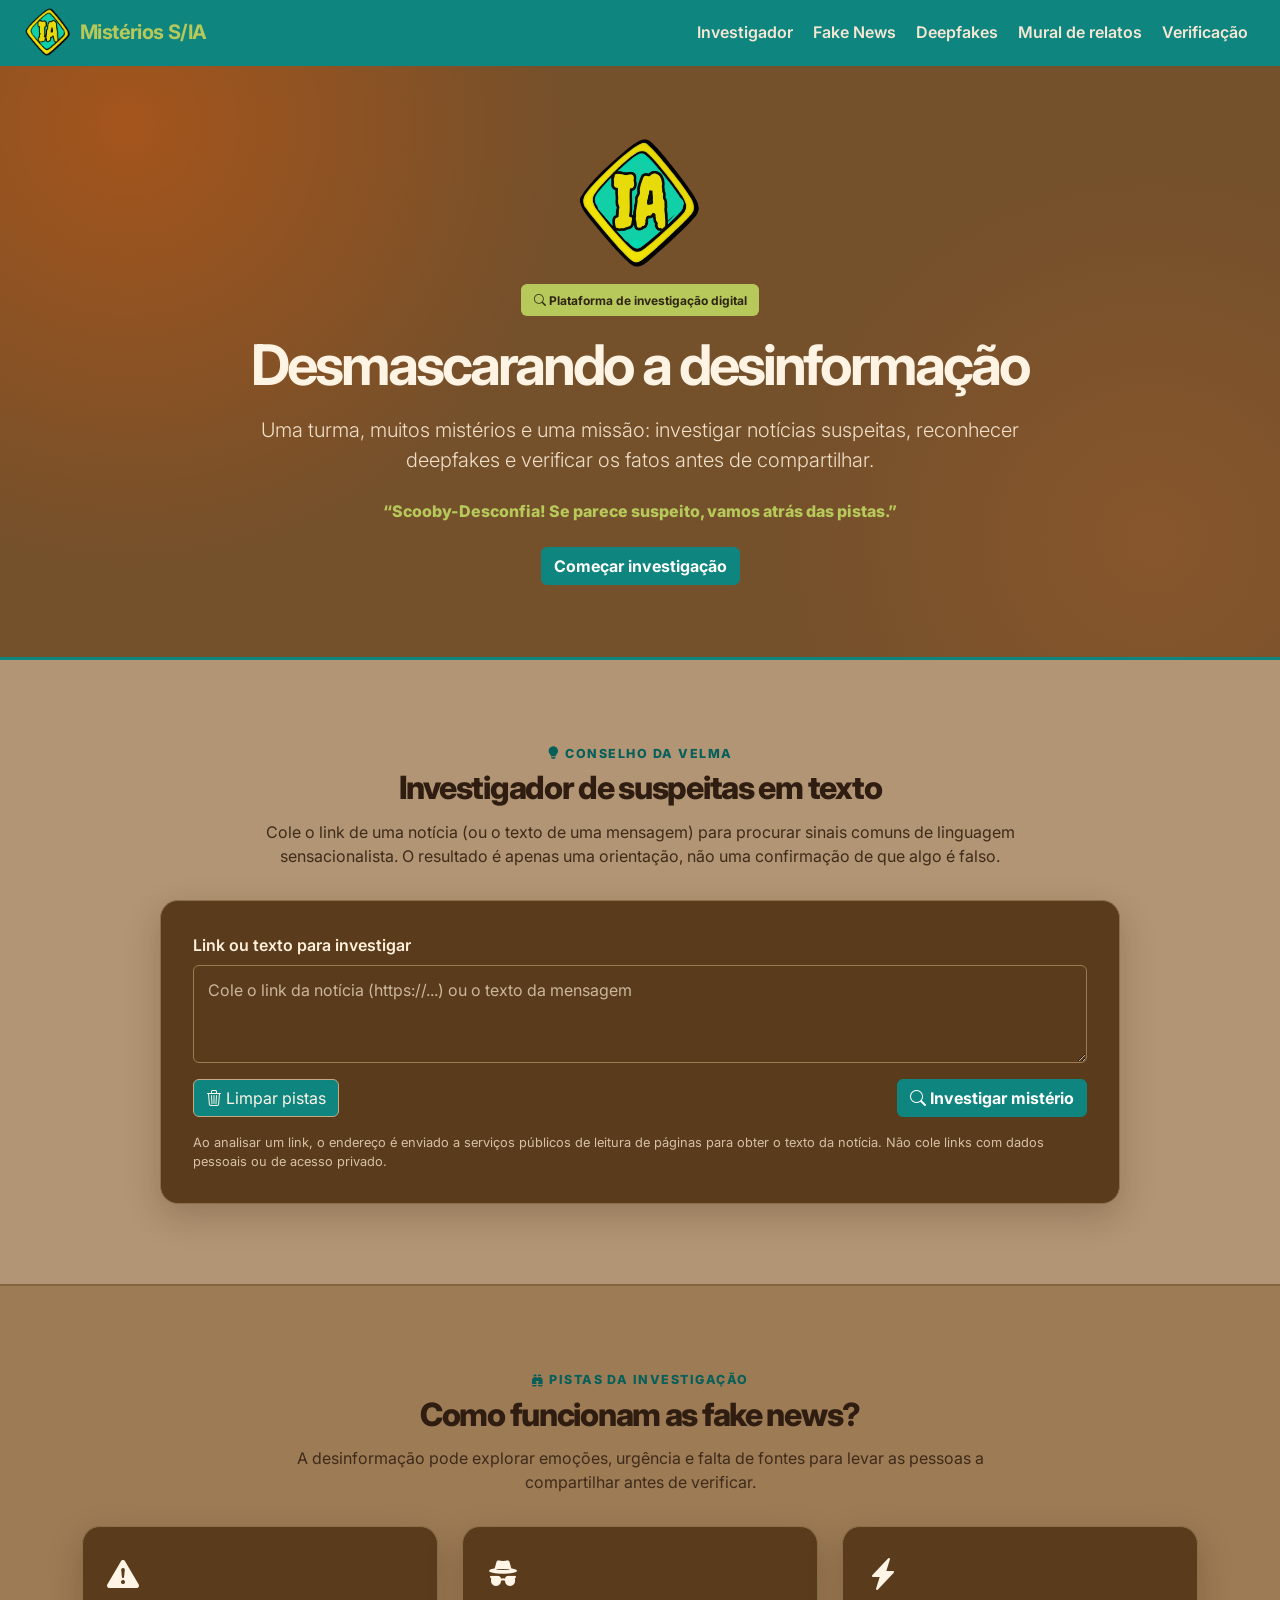
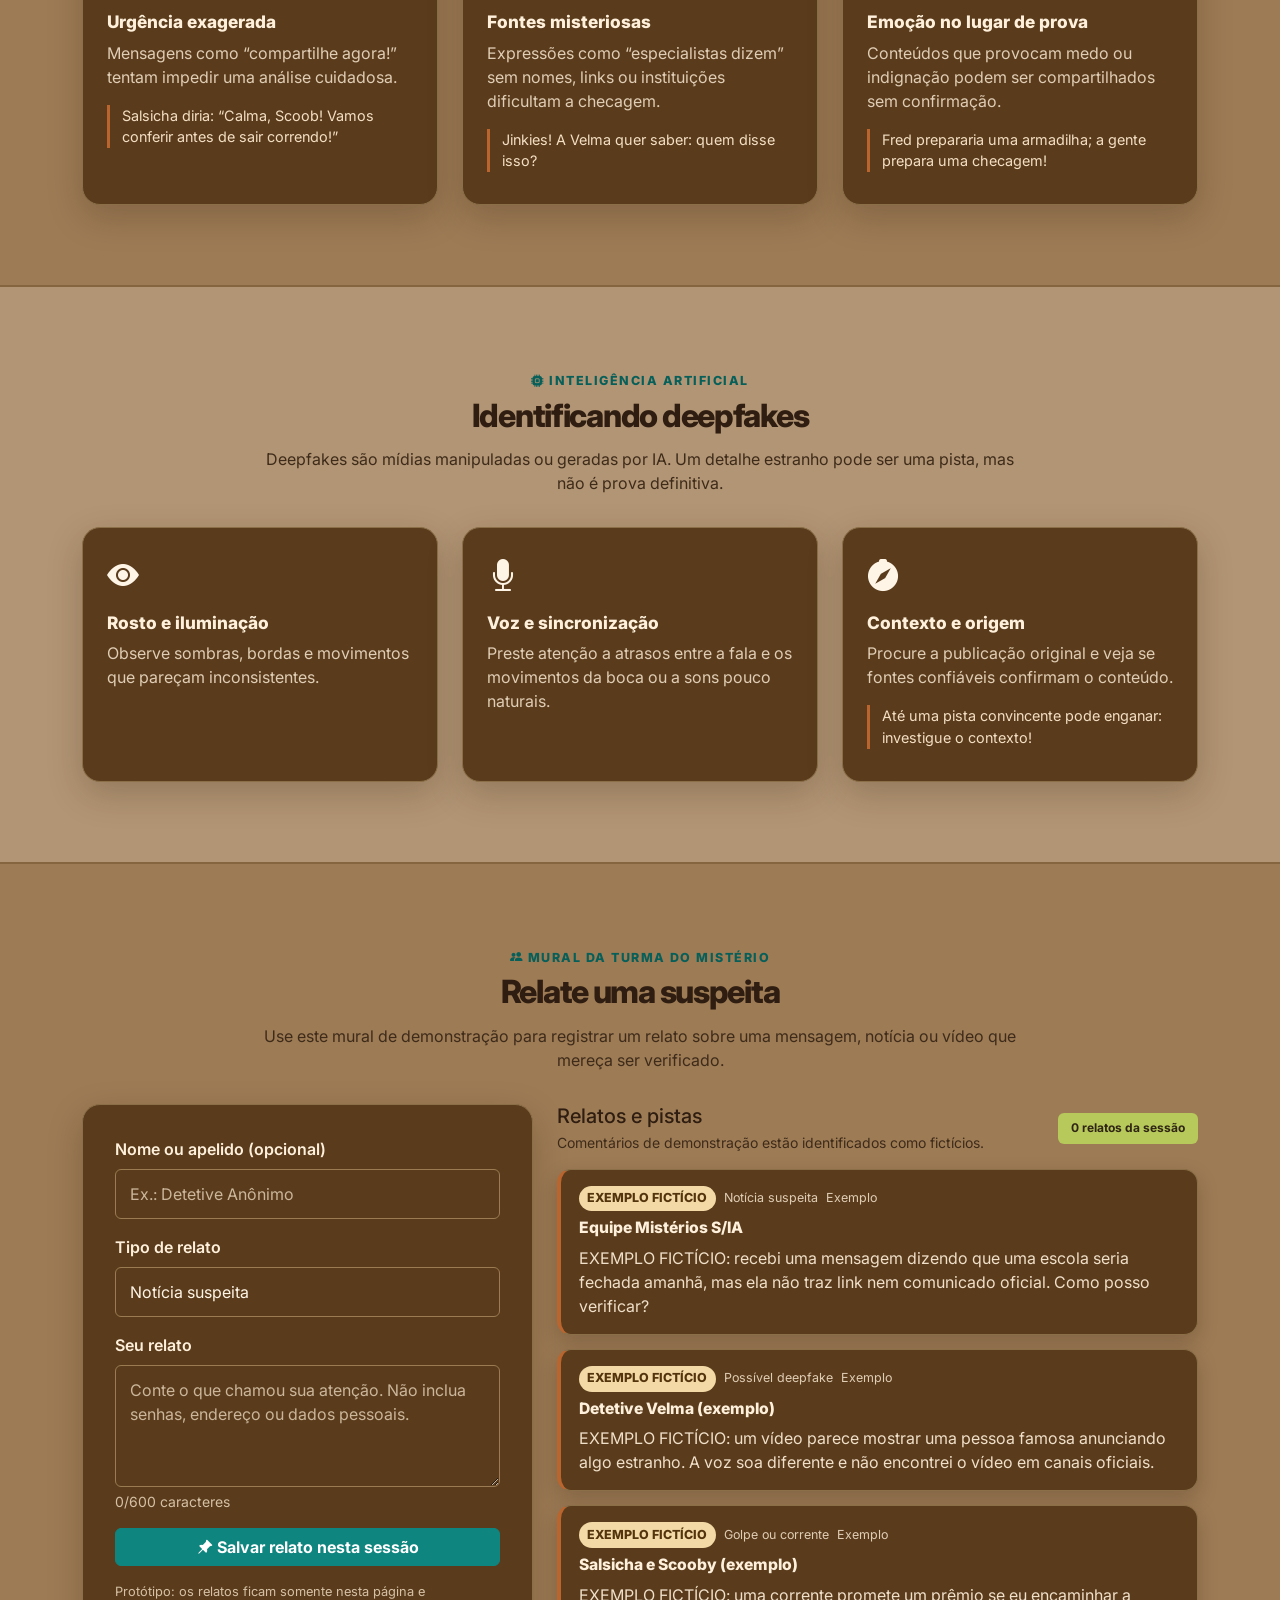
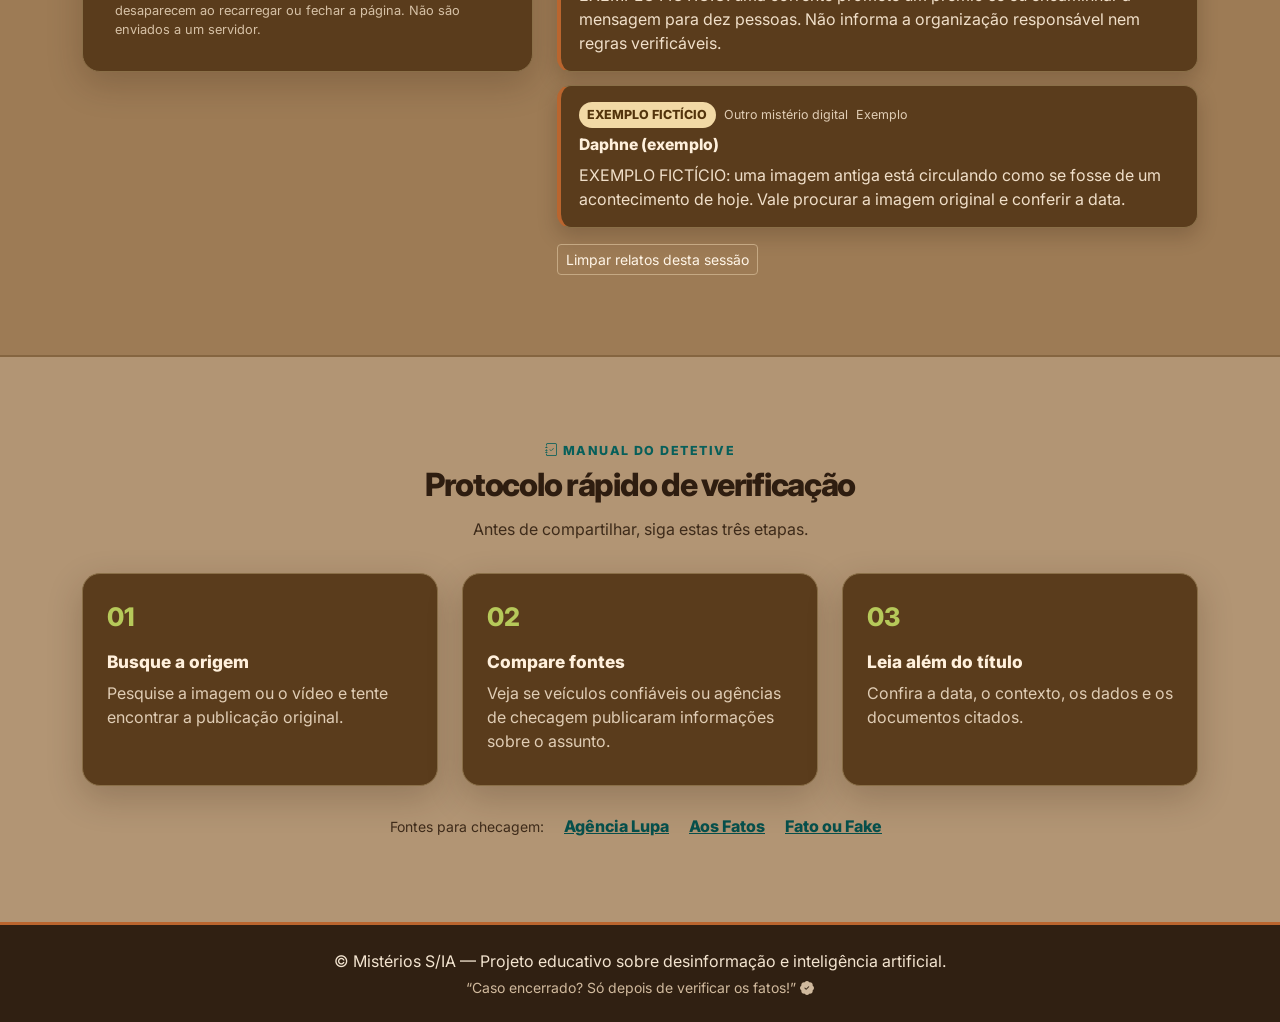
<file: index.html>
<!DOCTYPE html>
<html lang="pt-BR">

<head>
  <meta charset="UTF-8">
  <meta name="viewport" content="width=device-width, initial-scale=1.0">
  <meta name="description" content="Plataforma educativa para investigar desinformação, fake news e deepfakes.">
  <title>Mistérios S/IA — Investigação da Desinformação</title>
  <link rel="preconnect" href="https://fonts.googleapis.com">
  <link rel="preconnect" href="https://fonts.gstatic.com" crossorigin>
  <link
    href="https://fonts.googleapis.com/css2?family=Inter:wght@400;500;600;700;800&family=JetBrains+Mono:wght@400;500&display=swap"
    rel="stylesheet">
  <link href="https://cdn.jsdelivr.net/npm/bootstrap@5.3.0/dist/css/bootstrap.min.css" rel="stylesheet">
  <link rel="stylesheet" href="https://cdn.jsdelivr.net/npm/bootstrap-icons@1.11.3/font/bootstrap-icons.min.css">
  <link rel="stylesheet" href="css/style.css">
  <link rel="icon" type="image/png" href="logo.png">
</head>

<body>

  <nav class="navbar navbar-expand-lg sticky-top">
    <div class="container-fluid navbar-container">

      <a class="navbar-brand logo-link" href="#">
        <img src="logo.png" alt="Mistérios S/IA" class="logo">
        <span class="fw-bold">Mistérios S/IA</span>
      </a>

      <button class="navbar-toggler" type="button" data-bs-toggle="collapse" data-bs-target="#navContent"
        aria-controls="navContent" aria-expanded="false" aria-label="Abrir menu">
        <span class="navbar-toggler-icon"></span>
      </button>

      <div class="collapse navbar-collapse" id="navContent">
        <ul class="navbar-nav ms-auto">
          <li class="nav-item">
            <a class="nav-link" href="#analisador">Investigador</a>
          </li>
          <li class="nav-item">
            <a class="nav-link" href="#fakenews">Fake News</a>
          </li>
          <li class="nav-item">
            <a class="nav-link" href="#deepfake">Deepfakes</a>
          </li>
          <li class="nav-item">
            <a class="nav-link" href="#relatos">Mural de relatos</a>
          </li>
          <li class="nav-item">
            <a class="nav-link" href="#verificacao">Verificação</a>
          </li>
        </ul>
      </div>

    </div>
  </nav>


  <header class="hero py-5">
    <div class="container py-4 text-center">
      <img src="logo.png" alt="Mistérios S/IA" style="width: 130px; height: auto; margin-bottom: 1rem;">
      <br>
      <span class="badge badge-accent mb-3"><i class="bi bi-search" aria-hidden="true"></i> Plataforma de investigação digital</span>
      <h1 class="display-4 fw-bold mb-3">Desmascarando a desinformação</h1>
      <p class="lead mx-auto hero-copy">Uma turma, muitos mistérios e uma missão: investigar notícias suspeitas,
        reconhecer deepfakes e verificar os fatos antes de compartilhar.</p>
      <p class="hero-joke mt-4">“Scooby-Desconfia! Se parece suspeito, vamos atrás das pistas.” </p>
      <a class="btn btn-primary mt-2" href="#analisador">Começar investigação</a>
    </div>
  </header>

  <main>
    <section id="analisador" class="section-pad">
      <div class="container">
        <div class="section-heading">
          <span class="eyebrow">
            <i class="bi bi-lightbulb-fill" aria-hidden="true"></i>
            Conselho da Velma
          </span>
          <h2>Investigador de suspeitas em texto</h2>
          <p>Cole o link de uma notícia (ou o texto de uma mensagem) para procurar sinais comuns de linguagem sensacionalista. O resultado é apenas
            uma orientação, não uma confirmação de que algo é falso.</p>
        </div>
        <div class="panel">
          <form id="analyzerForm">
            <label for="inputText" class="form-label fw-semibold">Link ou texto para investigar</label>
            <textarea id="inputText" class="form-control" rows="3"
              placeholder="Cole o link da notícia (https://...) ou o texto da mensagem"
              required></textarea>
            <div class="d-flex flex-wrap justify-content-between gap-2 mt-3">
              <button type="button" id="clearAnalyzer" class="btn btn-outline-secondary" style="background-color: #0F857F;">
                <i class="bi bi-trash3" aria-hidden="true"></i>
                Limpar pistas
              </button>

              <button type="submit" class="btn btn-primary">
                <i class="bi bi-search" aria-hidden="true"></i>
                Investigar mistério
              </button>
            </div>
          </form>
          <p class="privacy-note mt-3 mb-0">Ao analisar um link, o endereço é enviado a serviços públicos de leitura de páginas
            para obter o texto da notícia. Não cole links com dados pessoais ou de acesso privado.</p>
          <div id="resultBox" class="result-box mt-4" aria-live="polite" hidden>
            <div class="d-flex justify-content-between align-items-center gap-3">
              <strong>Nível de desconfiança</strong>
              <span id="riskBadge" class="badge bg-secondary">Aguardando...</span>
            </div>
            <div class="progress my-3" role="progressbar" aria-label="Indicador de suspeita">
              <div id="progressBar" class="progress-bar" style="width:0%"></div>
            </div>
            <h3 class="h6">Pistas encontradas</h3>
            <ul id="detectedPatterns" class="pattern-list"></ul>
            <div id="adviceBox" class="advice-box">Conselho da Velma: confira a fonte original antes de compartilhar.
            </div>
          </div>
        </div>
      </div>
    </section>

    <section id="fakenews" class="section-pad section-tint">
      <div class="container">
        <div class="section-heading">
          <span class="eyebrow"><i class="bi bi-binoculars-fill" aria-hidden="true"></i> Pistas da investigação</span>
          <h2>Como funcionam as fake news?</h2>
          <p>A desinformação pode explorar emoções, urgência e falta de fontes para levar as pessoas a compartilhar
            antes de verificar.</p>
        </div>
        <div class="row g-4">
          <div class="col-md-4">
            <article class="info-card h-100">
              <div class="card-emoji"><i class="bi bi-exclamation-triangle-fill" aria-hidden="true"></i></div>
              <h3>Urgência exagerada</h3>
              <p>Mensagens como “compartilhe agora!” tentam impedir uma análise cuidadosa.</p>
              <p class="character-note">Salsicha diria: “Calma, Scoob! Vamos conferir antes de sair correndo!”</p>
            </article>
          </div>
          <div class="col-md-4">
            <article class="info-card h-100">
              <div class="card-emoji"><i class="bi bi-incognito" aria-hidden="true"></i></div>
              <h3>Fontes misteriosas</h3>
              <p>Expressões como “especialistas dizem” sem nomes, links ou instituições dificultam a checagem.</p>
              <p class="character-note">Jinkies! A Velma quer saber: quem disse isso?</p>
            </article>
          </div>
          <div class="col-md-4">
            <article class="info-card h-100">
              <div class="card-emoji"><i class="bi bi-lightning-charge-fill" aria-hidden="true"></i></div>
              <h3>Emoção no lugar de prova</h3>
              <p>Conteúdos que provocam medo ou indignação podem ser compartilhados sem confirmação.</p>
              <p class="character-note">Fred prepararia uma armadilha; a gente prepara uma checagem!</p>
            </article>
          </div>
        </div>
      </div>
    </section>

    <section id="deepfake" class="section-pad">
      <div class="container">
        <div class="section-heading">
          <span class="eyebrow"><i class="bi bi-cpu-fill" aria-hidden="true"></i> Inteligência artificial</span>
          <h2>Identificando deepfakes</h2>
          <p>Deepfakes são mídias manipuladas ou geradas por IA. Um detalhe estranho pode ser uma pista, mas não é prova
            definitiva.</p>
        </div>
        <div class="row g-4">
          <div class="col-md-4">
            <article class="info-card h-100">
              <div class="card-emoji"><i class="bi bi-eye-fill" aria-hidden="true"></i></div>
              <h3>Rosto e iluminação</h3>
              <p>Observe sombras, bordas e movimentos que pareçam inconsistentes.</p>
            </article>
          </div>
          <div class="col-md-4">
            <article class="info-card h-100">
              <div class="card-emoji"><i class="bi bi-mic-fill" aria-hidden="true"></i></div>
              <h3>Voz e sincronização</h3>
              <p>Preste atenção a atrasos entre a fala e os movimentos da boca ou a sons pouco naturais.</p>
            </article>
          </div>
          <div class="col-md-4">
            <article class="info-card h-100">
              <div class="card-emoji"><i class="bi bi-compass-fill" aria-hidden="true"></i></div>
              <h3>Contexto e origem</h3>
              <p>Procure a publicação original e veja se fontes confiáveis confirmam o conteúdo.</p>
              <p class="character-note">Até uma pista convincente pode enganar: investigue o contexto!</p>
            </article>
          </div>
        </div>
      </div>
    </section>

    <section id="relatos" class="section-pad section-tint">
      <div class="container">
        <div class="section-heading">
          <span class="eyebrow"><i class="bi bi-people-fill" aria-hidden="true"></i> Mural da turma do mistério</span>
          <h2>Relate uma suspeita</h2>
          <p>Use este mural de demonstração para registrar um relato sobre uma mensagem, notícia ou vídeo que mereça ser
            verificado.</p>
        </div>
        <div class="row g-4 align-items-start">
          <div class="col-lg-5">
            <div class="panel">
              <form id="reportForm">
                <div class="mb-3">
                  <label for="reportName" class="form-label fw-semibold">Nome ou apelido (opcional)</label>
                  <input id="reportName" class="form-control" maxlength="40" placeholder="Ex.: Detetive Anônimo">
                </div>
                <div class="mb-3">
                  <label for="reportCategory" class="form-label fw-semibold">Tipo de relato</label>
                  <select id="reportCategory" class="form-select">
                    <option>Notícia suspeita</option>
                    <option>Possível deepfake</option>
                    <option>Golpe ou corrente</option>
                    <option>Outro mistério digital</option>
                  </select>
                </div>
                <div class="mb-3">
                  <label for="reportText" class="form-label fw-semibold">Seu relato</label>
                  <textarea id="reportText" class="form-control" rows="4" maxlength="600"
                    placeholder="Conte o que chamou sua atenção. Não inclua senhas, endereço ou dados pessoais."
                    required></textarea>
                  <div class="form-text"><span id="charCount">0</span>/600 caracteres</div>
                </div>
                <button type="submit" class="btn btn-primary w-100"><i class="bi bi-pin-angle-fill" aria-hidden="true"></i> Salvar relato nesta sessão</button>
                <p class="privacy-note mt-3 mb-0">Protótipo: os relatos ficam somente nesta página e desaparecem ao
                  recarregar ou fechar a página. Não são enviados a um servidor.</p>
              </form>
            </div>
          </div>
          <div class="col-lg-7">
            <div class="mural-header d-flex flex-wrap justify-content-between align-items-center gap-2">
              <div>
                <h3 class="h5 mb-1">Relatos e pistas</h3>
                <p class="small text-secondary mb-0">Comentários de demonstração estão identificados como fictícios.</p>
              </div>
              <span id="reportCount" class="badge badge-accent">0 relatos da sessão</span>
            </div>
            <div id="reportsList" class="reports-list" aria-live="polite"></div>
            <button type="button" id="clearReports" class="btn btn-sm btn-outline-secondary mt-3">Limpar relatos desta
              sessão</button>
          </div>
        </div>
      </div>
    </section>

    <section id="verificacao" class="section-pad">
      <div class="container">
        <div class="section-heading">
          <span class="eyebrow"><i class="bi bi-journal-check" aria-hidden="true"></i> Manual do detetive</span>
          <h2>Protocolo rápido de verificação</h2>
          <p>Antes de compartilhar, siga estas três etapas.</p>
        </div>
        <div class="row g-4">
          <div class="col-md-4">
            <article class="step-card h-100"><span>01</span>
              <h3>Busque a origem</h3>
              <p>Pesquise a imagem ou o vídeo e tente encontrar a publicação original.</p>
            </article>
          </div>
          <div class="col-md-4">
            <article class="step-card h-100"><span>02</span>
              <h3>Compare fontes</h3>
              <p>Veja se veículos confiáveis ou agências de checagem publicaram informações sobre o assunto.</p>
            </article>
          </div>
          <div class="col-md-4">
            <article class="step-card h-100"><span>03</span>
              <h3>Leia além do título</h3>
              <p>Confira a data, o contexto, os dados e os documentos citados.</p>
            </article>
          </div>
        </div>
        <div class="text-center sources mt-4">
          <span class="text-secondary small me-2">Fontes para checagem:</span>
          <a href="https://lupa.uol.com.br/" target="_blank" rel="noopener noreferrer">Agência Lupa</a>
          <a href="https://www.aosfatos.org/" target="_blank" rel="noopener noreferrer">Aos Fatos</a>
          <a href="https://g1.globo.com/fato-ou-fake/" target="_blank" rel="noopener noreferrer">Fato ou Fake</a>
        </div>
      </div>
    </section>
  </main>

  <footer class="footer py-4">
    <div class="container text-center">
      <p class="mb-1">© Mistérios S/IA — Projeto educativo sobre desinformação e inteligência artificial.</p>
      <p class="small mb-0">“Caso encerrado? Só depois de verificar os fatos!” <i class="bi bi-patch-check-fill" aria-hidden="true"></i></p>
    </div>
  </footer>

  <script src="https://cdn.jsdelivr.net/npm/bootstrap@5.3.0/dist/js/bootstrap.bundle.min.js"></script>
  <script src="script.js"></script>
</body>

</html>
</file>
<file: css/style.css>
:root {

  --color-brown: #8A6F48;
  --color-teal: #0F857F;
  --color-purple: #65466D;
  --color-lime: #B6C95A;
  --color-orange: #BA652E;

  --bg-main: #b29574;
  --bg-card: #5a3c1c;
  --bg-hero: #74502b;
  --bg-input: #5a3c1c;

  --ink: #24180f;
  --ink-light: #fff5e7;
  --muted: #e0cdb5;
  --accent: var(--color-teal);
  --accent-dark: #086b66;
  --surface: var(--bg-card);
  --line: #9b7b52;
  --tint: #9d7b55;
  --cream: #f4e6d1;
  --shadow: rgba(40, 23, 9, .22);
}

* {
  box-sizing: border-box;
}

html {
  scroll-behavior: smooth;
  scroll-padding-top: 78px;
}

body {
  margin: 0;
  font-family: Inter, sans-serif;
  color: var(--ink);
  background: var(--bg-main);
}


.navbar {
  background: #0F857F;
  border-bottom: 2px solid var(--color-teal);
  backdrop-filter: blur(12px);
}

.navbar-brand {
  color: var(--color-lime) !important;
  letter-spacing: -.03em;
}

.nav-link {
  color: #f5e7d4 !important;
  font-weight: 600;
}

.nav-link:hover,
.nav-link:focus {
  color: var(--color-lime) !important;
}

.navbar-toggler {
  border-color: var(--color-brown);
}

.navbar-toggler-icon {
  filter: invert(1);
}

.navbar {
  display: flex;
  align-items: center;
  justify-content: space-between;
  padding: 10px 5%;
}

.logo {
  display: block;
  width: clamp(35px, 5vw, 65px);
  height: auto;
  object-fit: contain;

}

.logo-link {
  display: flex;
  align-items: center;
  margin: 0;
  padding: 0;
}

.hero {
  background:
    radial-gradient(circle at 10% 10%, rgba(255, 94, 0, 0.35), transparent 35%),
    radial-gradient(circle at 90% 80%, rgba(186, 101, 46, .28), transparent 30%),
    var(--bg-hero);
  color: var(--ink-light);
  border-bottom: 3px solid var(--color-teal);
}

.hero h1 {
  letter-spacing: -.055em;
  color: #fff4e4;
}

.hero-copy {
  max-width: 760px;
  color: #f0dfc9;
}

.hero-joke {
  color: var(--color-lime);
  font-weight: 800;
}

.badge-accent {
  background: var(--color-lime);
  color: #302514;
  padding: .6rem .8rem;
}

.btn-primary {
  background: var(--color-teal);
  border-color: var(--color-teal);
  color: #fff;
  font-weight: 700;
}

.btn-primary:hover,
.btn-primary:focus {
  background: #096b66;
  border-color: #096b66;
  color: #fff;
}

.btn-outline-secondary {
  color: var(--ink-light);
  border-color: #c5a984;
}

.btn-outline-secondary:hover,
.btn-outline-secondary:focus {
  color: #24180f;
  background: var(--color-lime);
  border-color: var(--color-lime);
}


.section-pad {
  padding: 5rem 0;
}

.section-tint {
  background: #9d7b55;
  border-block: 2px solid rgba(90, 60, 28, .35);
}

.section-heading {
  max-width: 760px;
  margin: 0 auto 2rem;
  text-align: center;
}

.section-heading h2 {
  font-weight: 800;
  letter-spacing: -.04em;
  margin: .35rem 0 .75rem;
  color: #2e1d10;
}

.section-heading p {
  color: #3e2b1a;
  margin-bottom: 0;
}

.eyebrow {
  color: #075f5a;
  font-size: .78rem;
  font-weight: 800;
  text-transform: uppercase;
  letter-spacing: .12em;
}


.panel,
.info-card,
.step-card {
  background: var(--bg-card);
  color: var(--ink-light);
  border: 1px solid var(--color-brown);
  border-radius: 18px;
  box-shadow: 0 12px 35px var(--shadow);
}

.panel {
  padding: clamp(1.2rem, 3vw, 2rem);
  max-width: 960px;
  margin: 0 auto;
}

.info-card,
.step-card {
  padding: 1.5rem;
  height: 100%;
}

.info-card h3,
.step-card h3 {
  font-size: 1.08rem;
  font-weight: 800;
  color: #fff0dc;
}

.info-card p,
.step-card p {
  color: #e0cdb5;
  margin-bottom: .5rem;
}

.card-emoji {
  font-size: 2rem;
  margin-bottom: .8rem;
}

.character-note {
  border-left: 3px solid var(--color-orange);
  padding-left: .75rem;
  font-size: .9rem;
  color: #f4dfc4 !important;
  margin-top: 1rem;
}

.step-card>span {
  display: inline-block;
  color: var(--color-lime);
  font-size: 1.6rem;
  font-weight: 800;
  margin-bottom: 1rem;
}


.form-label {
  color: #fff0dc;
}

.form-control,
.form-select {
  background: var(--bg-input);
  color: #fff5e7;
  border: 1px solid #9b7b52;
  padding: .75rem .85rem;
}

.form-control::placeholder {
  color: #cbb69b;
  opacity: 1;
}

.form-select option {
  background: var(--bg-input);
  color: #fff5e7;
}

.form-control:focus,
.form-select:focus {
  background: var(--bg-input);
  color: #fff5e7;
  border-color: var(--color-lime);
  box-shadow: 0 0 0 .2rem rgba(182, 201, 90, .2);
}

.form-text {
  color: #d6c1a6;
}

.result-box {
  border-top: 1px solid var(--line);
  padding-top: 1.4rem;
  color: var(--ink-light);
}

.result-box[hidden] {
  display: none !important;
}

.progress {
  background: #392514;
}

.progress-bar {
  background: var(--color-lime);
}

.pattern-list {
  padding-left: 1.2rem;
  color: #f0dfc9;
}

.pattern-list li {
  margin-bottom: .4rem;
}

.advice-box {
  background: #0b5f5b;
  border: 1px solid var(--color-teal);
  border-radius: 12px;
  padding: 1rem;
  color: #fff8e9;
}


.mural-header {
  margin-bottom: 1rem;
  color: #2e1d10;
}

.mural-header .text-secondary {
  color: #3e2b1a !important;
}

.reports-list {
  display: grid;
  gap: .85rem;
}

.report-card {
  background: var(--bg-card);
  color: var(--ink-light);
  border: 1px solid var(--color-brown);
  border-left: 4px solid var(--color-orange);
  border-radius: 14px;
  padding: 1rem 1.1rem;
  overflow-wrap: anywhere;
  box-shadow: 0 8px 20px var(--shadow);
}

.report-card h4 {
  font-size: .98rem;
  font-weight: 800;
  margin: .5rem 0;
  color: #fff0dc;
}

.report-meta {
  display: flex;
  flex-wrap: wrap;
  gap: .5rem;
  align-items: center;
  color: #e0cdb5;
  font-size: .78rem;
}

.demo-label {
  background: #f2d9a5;
  color: #53340c;
  border-radius: 999px;
  padding: .22rem .55rem;
  font-weight: 800;
}

.session-label {
  background: #b6e0c9;
  color: #174b35;
  border-radius: 999px;
  padding: .22rem .55rem;
  font-weight: 800;
}

.report-body {
  white-space: pre-wrap;
  margin: .5rem 0 0;
  color: #f0dfc9;
}

.empty-state {
  background: var(--bg-card);
  border: 1px dashed #c2a37d;
  color: #f0dfc9;
  padding: 1.5rem;
  border-radius: 14px;
  text-align: center;
}

.privacy-note {
  color: #d6c1a6;
  font-size: .8rem;
  line-height: 1.5;
}


.sources a {
  display: inline-block;
  margin: .25rem .5rem;
  color: #064f4b;
  font-weight: 800;
}

.sources .text-secondary {
  color: #3e2b1a !important;
}

.footer {
  background: #302012;
  color: #f3e4d0;
  border-top: 3px solid var(--color-orange);
}

.footer .small {
  color: #d0b99d;
}

@media (max-width: 767px) {
  .section-pad {
    padding: 3.5rem 0;
  }

  .hero h1 {
    font-size: 2.5rem;
  }

  .mural-header {
    align-items: flex-start !important;
  }
}


/* Navbar organizada e mais próxima das bordas */
.navbar {
  padding: 0.5rem 0;
}

.navbar-container {
  width: 100%;
  max-width: none;
  padding-left: 24px;
  padding-right: 24px;
  display: flex;
  align-items: center;
}

/* Logo e nome */
.navbar-brand.logo-link {
  display: flex;
  align-items: center;
  gap: 8px;
  margin-right: 0;
  padding: 0;
  flex-shrink: 0;
}

.navbar-brand .logo {
  width: 48px;
  height: 48px;
  object-fit: contain;
}

.navbar-brand span {
  white-space: nowrap;
}

/* Links do menu */
.navbar-nav {
  align-items: center;
  gap: 4px;
}

.navbar-nav .nav-link {
  padding: 0.5rem 0.6rem;
  white-space: nowrap;
}

/* Responsividade */
@media (max-width: 991.98px) {
  .navbar-container {
    padding-left: 16px;
    padding-right: 16px;
  }

  .navbar-collapse {
    padding-top: 12px;
  }

  .navbar-nav {
    align-items: flex-start;
    gap: 0;
  }
}
</file>
